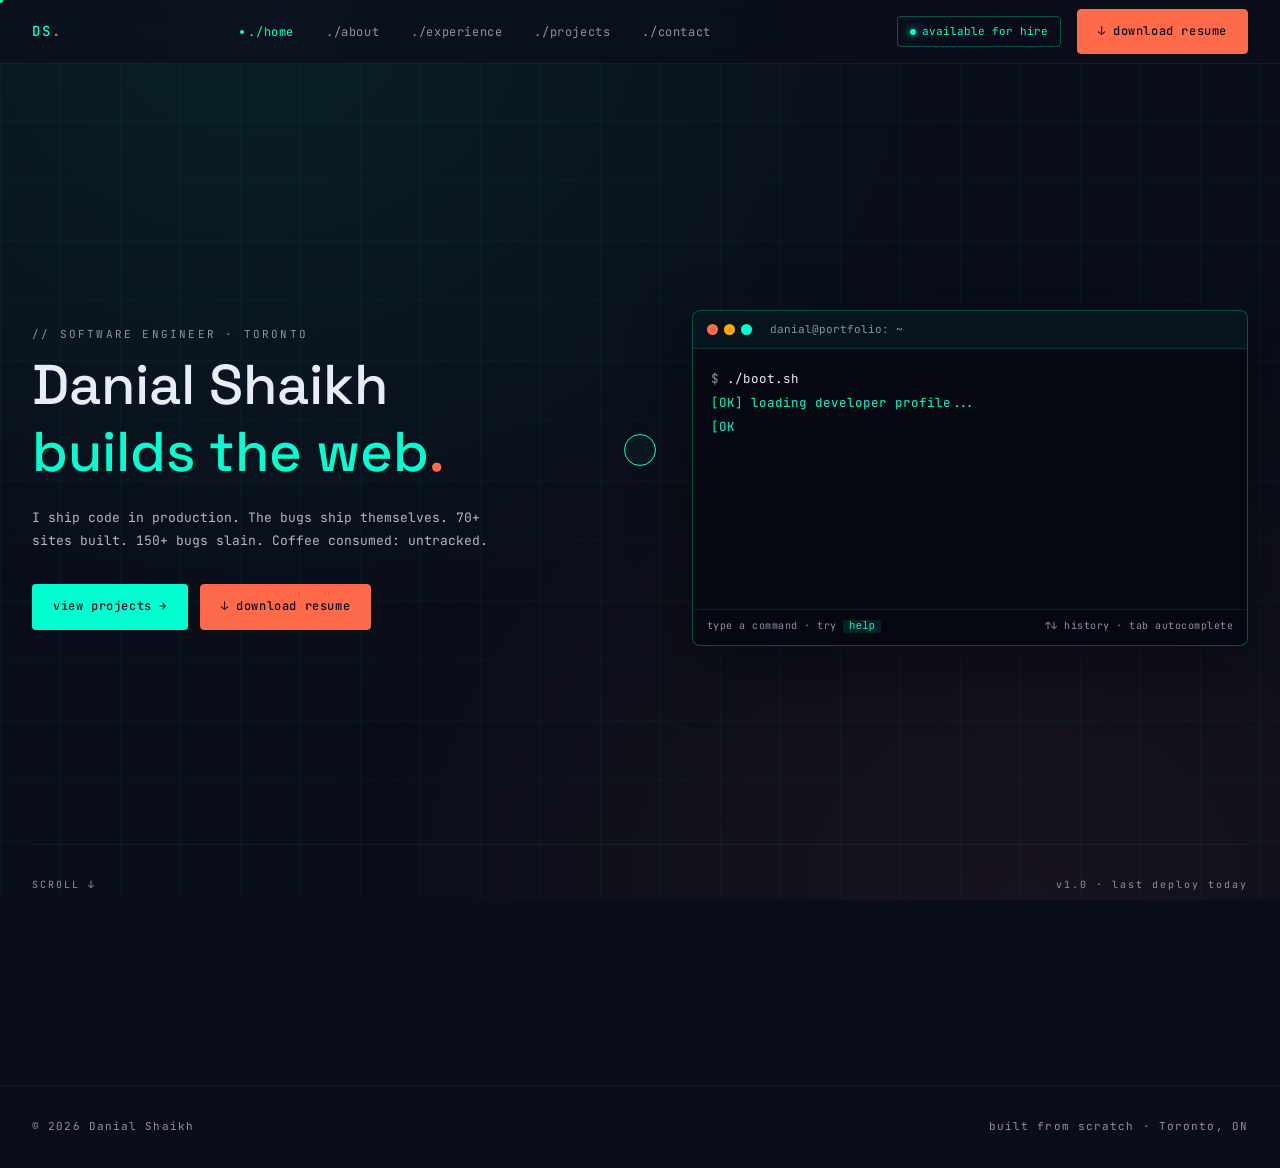
<file: index.html>
<!DOCTYPE html>
<html lang="en">
<head>
  <meta charset="UTF-8" />
  <meta name="viewport" content="width=device-width, initial-scale=1.0" />
  <meta name="description" content="Danial Shaikh — Software Engineer based in Toronto. Full-stack web developer building production WordPress, React, and Node.js systems." />
  <title>Danial Shaikh — Software Engineer</title>

  <!-- Fonts -->
  <link rel="preconnect" href="https://fonts.googleapis.com" />
  <link rel="preconnect" href="https://fonts.gstatic.com" crossorigin />
  <link href="https://fonts.googleapis.com/css2?family=JetBrains+Mono:wght@400;500;600&family=Space+Grotesk:wght@400;500;600&display=swap" rel="stylesheet" />

  <!-- Styles -->
  <!-- Favicon -->
  <link rel="icon" href="favicon.ico" sizes="any" />
  <link rel="icon" type="image/png" sizes="192x192" href="images/favicon-192.png" />
  <link rel="apple-touch-icon" href="images/apple-touch-icon.png" />
  <meta name="theme-color" content="#0a0e1a" />

  <link rel="stylesheet" href="css/main.css" />
</head>
<body>
  <!-- Background layers -->
  <div class="bg-grid"></div>
  <div class="bg-glow"></div>

  <!-- Nav (injected by nav.js) -->
  <div id="nav-slot"></div>

  <!-- ===== HERO ===== -->
  <main class="page">
    <div class="container">
      <div class="hero">
        <div class="hero-grid">
          <!-- LEFT: intro copy -->
          <div class="hero-intro">
            <div class="section-label">// SOFTWARE ENGINEER · TORONTO</div>
            <h1 class="hero-name">Danial Shaikh</h1>
            <h2 class="hero-tagline">builds the web<span class="punctuation">.</span></h2>
            <p class="hero-blurb">
              I ship code in production. The bugs ship themselves.
              70+ sites built. 150+ bugs slain. Coffee consumed: untracked.
            </p>
            <div class="hero-cta">
              <a href="projects.html" class="btn btn-primary">view projects →</a>
              <a href="assets/Danial_Shaikh_Resume.pdf" class="btn btn-coral" download>↓ download resume</a>
            </div>
          </div>

          <!-- RIGHT: terminal (interactive) -->
          <div class="hero-terminal">
            <div class="terminal-chrome">
              <div class="terminal-dot dot-red"></div>
              <div class="terminal-dot dot-amber"></div>
              <div class="terminal-dot dot-cyan"></div>
              <div class="terminal-title">danial@portfolio: ~</div>
            </div>
            <div class="terminal-body" id="terminal-output">
              <!-- populated by terminal.js boot sequence -->
            </div>
            <div class="terminal-hint">
              <span>type a command · try <code>help</code></span>
              <span>↑↓ history · tab autocomplete</span>
            </div>
          </div>
        </div>

        <div class="hero-scroll-hint">
          <span>SCROLL ↓</span>
          <span>v1.0 · last deploy today</span>
        </div>
      </div>
    </div>
  </main>

  <!-- ===== FOOTER ===== -->
  <footer class="footer">
    <div class="footer-inner">
      <span>© 2026 Danial Shaikh</span>
      <span>built from scratch · Toronto, ON</span>
    </div>
  </footer>

  <!-- Scripts -->
  <script src="js/nav.js"></script>
  <script src="js/cursor.js"></script>
  <script src="js/terminal.js"></script>
  <script src="js/animations.js"></script>
</body>
</html>
</file>
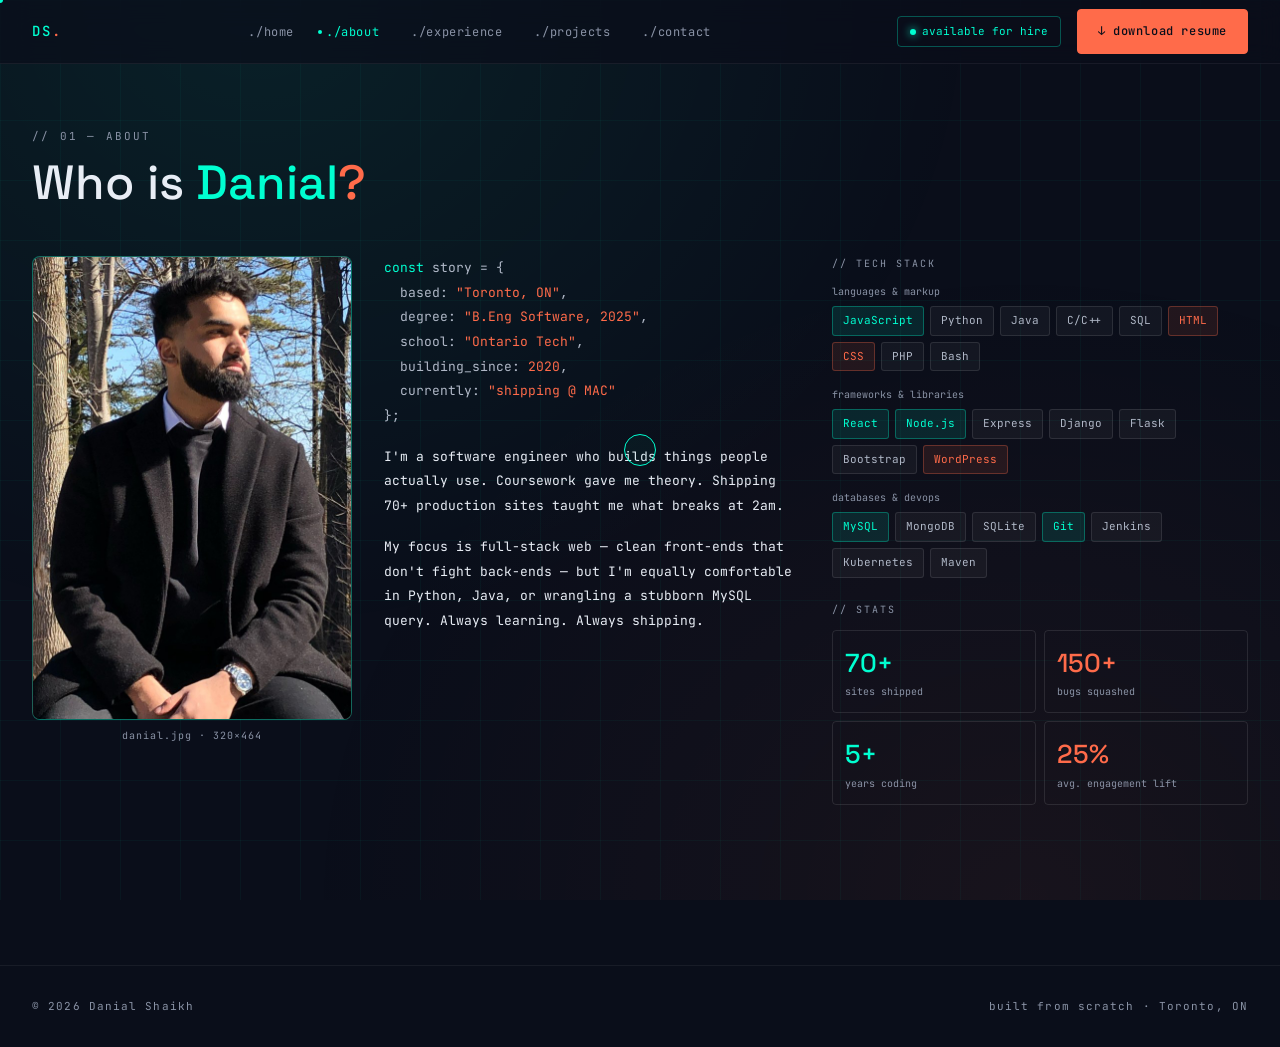
<file: about.html>
<!DOCTYPE html>
<html lang="en">
<head>
  <meta charset="UTF-8" />
  <meta name="viewport" content="width=device-width, initial-scale=1.0" />
  <title>About — Danial Shaikh</title>
  <link rel="preconnect" href="https://fonts.googleapis.com" />
  <link rel="preconnect" href="https://fonts.gstatic.com" crossorigin />
  <link href="https://fonts.googleapis.com/css2?family=JetBrains+Mono:wght@400;500;600&family=Space+Grotesk:wght@400;500;600&display=swap" rel="stylesheet" />
  <!-- Favicon -->
  <link rel="icon" href="favicon.ico" sizes="any" />
  <link rel="icon" type="image/png" sizes="192x192" href="images/favicon-192.png" />
  <link rel="apple-touch-icon" href="images/apple-touch-icon.png" />
  <meta name="theme-color" content="#0a0e1a" />

  <link rel="stylesheet" href="css/main.css" />
</head>
<body>
  <div class="bg-grid"></div>
  <div class="bg-glow"></div>

  <div id="nav-slot"></div>

  <main class="page">
    <div class="container">
      <div class="section-label">// 01 — ABOUT</div>
      <h2 class="section-title">Who is <span class="accent">Danial</span><span class="punctuation">?</span></h2>

      <div class="about-grid">
        <!-- LEFT: photo -->
        <div class="about-photo-wrap">
          <div class="about-photo">
            <img src="images/danial.jpg" alt="Danial Shaikh" />
          </div>
          <div class="about-photo-caption">danial.jpg · 320×464</div>
        </div>

        <!-- MIDDLE: bio -->
        <div class="about-bio">
          <span class="code-line"><span class="keyword">const</span> story = {</span>
          <span class="indent">based: <span class="string">"Toronto, ON"</span>,</span>
          <span class="indent">degree: <span class="string">"B.Eng Software, 2025"</span>,</span>
          <span class="indent">school: <span class="string">"Ontario Tech"</span>,</span>
          <span class="indent">building_since: <span class="string">2020</span>,</span>
          <span class="indent">currently: <span class="string">"shipping @ MAC"</span></span>
          <span class="code-line">};</span>
          <p>
            I'm a software engineer who builds things people actually use. Coursework
            gave me theory. Shipping 70+ production sites taught me what breaks at 2am.
          </p>
          <p>
            My focus is full-stack web — clean front-ends that don't fight back-ends —
            but I'm equally comfortable in Python, Java, or wrangling a stubborn
            MySQL query. Always learning. Always shipping.
          </p>
        </div>

        <!-- RIGHT: tech + stats -->
        <div class="about-meta">
          <div class="meta-label">// TECH STACK</div>

          <div class="tech-cluster">
            <div class="tech-cluster-name">languages & markup</div>
            <div class="tech-tags">
              <div class="tag tag-cyan">JavaScript</div>
              <div class="tag tag-neutral">Python</div>
              <div class="tag tag-neutral">Java</div>
              <div class="tag tag-neutral">C/C++</div>
              <div class="tag tag-neutral">SQL</div>
              <div class="tag tag-coral">HTML</div>
              <div class="tag tag-coral">CSS</div>
              <div class="tag tag-neutral">PHP</div>
              <div class="tag tag-neutral">Bash</div>
            </div>
          </div>

          <div class="tech-cluster">
            <div class="tech-cluster-name">frameworks & libraries</div>
            <div class="tech-tags">
              <div class="tag tag-cyan">React</div>
              <div class="tag tag-cyan">Node.js</div>
              <div class="tag tag-neutral">Express</div>
              <div class="tag tag-neutral">Django</div>
              <div class="tag tag-neutral">Flask</div>
              <div class="tag tag-neutral">Bootstrap</div>
              <div class="tag tag-coral">WordPress</div>
            </div>
          </div>

          <div class="tech-cluster">
            <div class="tech-cluster-name">databases & devops</div>
            <div class="tech-tags">
              <div class="tag tag-cyan">MySQL</div>
              <div class="tag tag-neutral">MongoDB</div>
              <div class="tag tag-neutral">SQLite</div>
              <div class="tag tag-cyan">Git</div>
              <div class="tag tag-neutral">Jenkins</div>
              <div class="tag tag-neutral">Kubernetes</div>
              <div class="tag tag-neutral">Maven</div>
            </div>
          </div>

          <div class="meta-label">// STATS</div>
          <div class="stats-grid">
            <div class="stat-card"><div class="stat-num cyan" data-count="70">70+</div><div class="stat-label">sites shipped</div></div>
            <div class="stat-card"><div class="stat-num coral" data-count="150">150+</div><div class="stat-label">bugs squashed</div></div>
            <div class="stat-card"><div class="stat-num cyan" data-count="5">5+</div><div class="stat-label">years coding</div></div>
            <div class="stat-card"><div class="stat-num coral" data-count="25">25%</div><div class="stat-label">avg. engagement lift</div></div>
          </div>
        </div>
      </div>
    </div>
  </main>

  <footer class="footer">
    <div class="footer-inner">
      <span>© 2026 Danial Shaikh</span>
      <span>built from scratch · Toronto, ON</span>
    </div>
  </footer>

  <script src="js/nav.js"></script>
  <script src="js/cursor.js"></script>
  <script src="js/animations.js"></script>
</body>
</html>
</file>
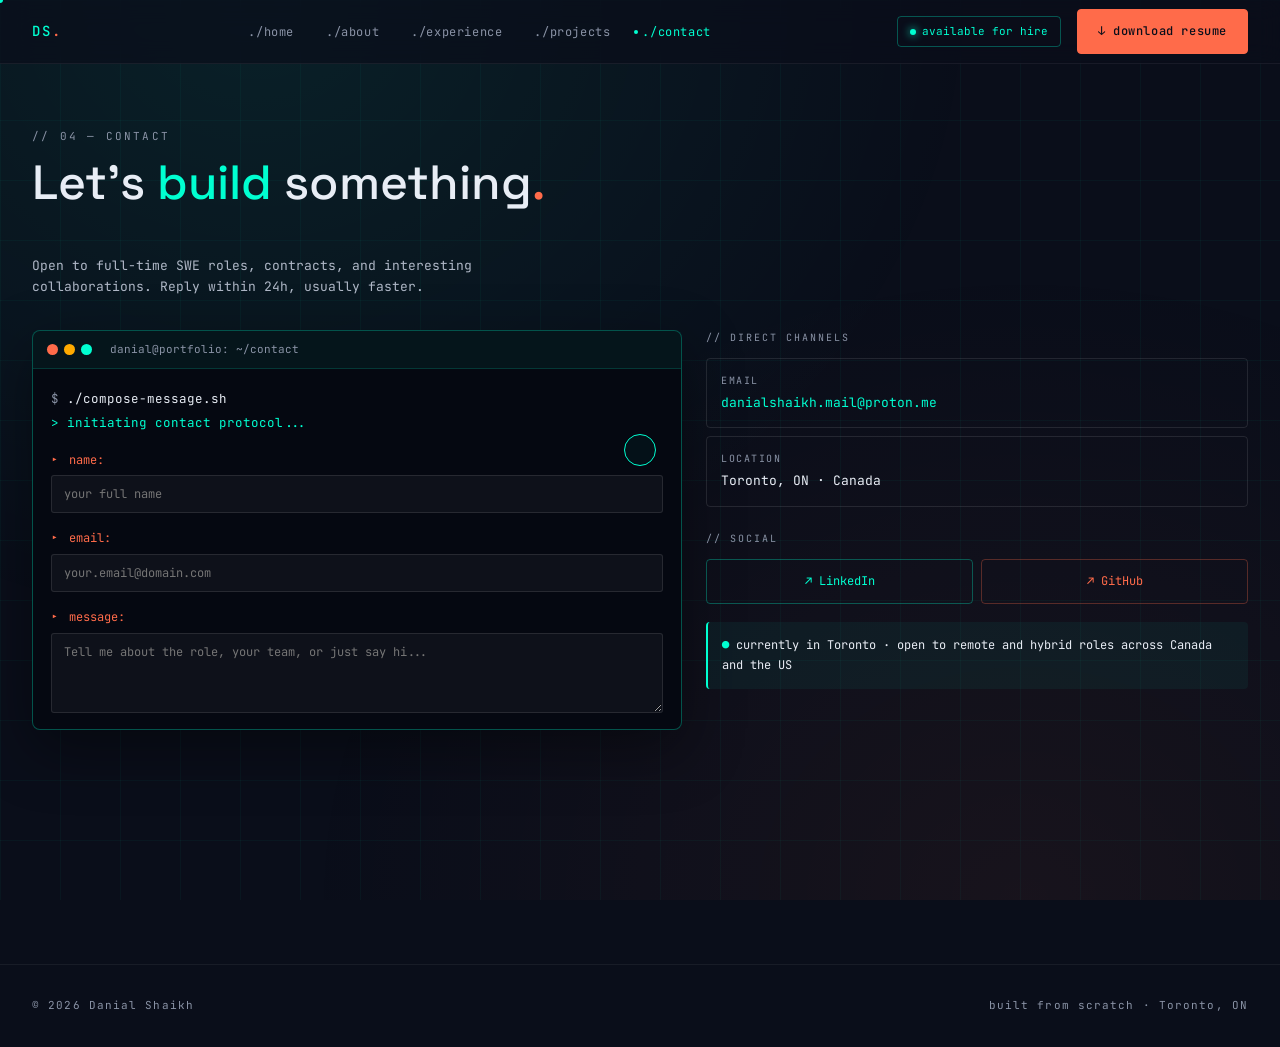
<file: contact.html>
<!DOCTYPE html>
<html lang="en">
<head>
  <meta charset="UTF-8" />
  <meta name="viewport" content="width=device-width, initial-scale=1.0" />
  <title>Contact — Danial Shaikh</title>
  <link rel="preconnect" href="https://fonts.googleapis.com" />
  <link rel="preconnect" href="https://fonts.gstatic.com" crossorigin />
  <link href="https://fonts.googleapis.com/css2?family=JetBrains+Mono:wght@400;500;600&family=Space+Grotesk:wght@400;500;600&display=swap" rel="stylesheet" />
  <!-- Favicon -->
  <link rel="icon" href="favicon.ico" sizes="any" />
  <link rel="icon" type="image/png" sizes="192x192" href="images/favicon-192.png" />
  <link rel="apple-touch-icon" href="images/apple-touch-icon.png" />
  <meta name="theme-color" content="#0a0e1a" />

  <link rel="stylesheet" href="css/main.css" />
</head>
<body>
  <div class="bg-grid"></div>
  <div class="bg-glow"></div>

  <div id="nav-slot"></div>

  <main class="page">
    <div class="container">
      <div class="section-label">// 04 — CONTACT</div>
      <h2 class="section-title">Let's <span class="accent">build</span> something<span class="punctuation">.</span></h2>
      <p class="contact-intro">
        Open to full-time SWE roles, contracts, and interesting collaborations.
        Reply within 24h, usually faster.
      </p>

      <div class="contact-grid">

        <!-- LEFT: Terminal-styled form -->
        <div class="hero-terminal contact-form-terminal">
          <div class="terminal-chrome">
            <div class="terminal-dot dot-red"></div>
            <div class="terminal-dot dot-amber"></div>
            <div class="terminal-dot dot-cyan"></div>
            <div class="terminal-title">danial@portfolio: ~/contact</div>
          </div>
          <div class="terminal-body">
            <div class="terminal-line"><span class="prompt">$</span> <span class="cmd">./compose-message.sh</span></div>
            <div class="terminal-line ok" style="margin-bottom: 14px;">&gt; initiating contact protocol...</div>

            <form class="contact-form" id="contact-form" action="mailto:danialshaikh.mail@proton.me" method="post" enctype="text/plain">
              <div class="form-row">
                <label><span class="form-prefix">▸</span> name:</label>
                <input type="text" name="name" placeholder="your full name" required />
              </div>
              <div class="form-row">
                <label><span class="form-prefix">▸</span> email:</label>
                <input type="email" name="email" placeholder="your.email@domain.com" required />
              </div>
              <div class="form-row">
                <label><span class="form-prefix">▸</span> message:</label>
                <textarea name="message" placeholder="Tell me about the role, your team, or just say hi..." required></textarea>
              </div>
              <button type="submit" class="btn btn-primary">$ send-message →</button>
            </form>
          </div>
        </div>

        <!-- RIGHT: Direct channels -->
        <div class="contact-channels">
          <div class="meta-label" style="margin-top: 0;">// DIRECT CHANNELS</div>

          <a href="mailto:danialshaikh.mail@proton.me" class="channel-card" style="display: block;">
            <div class="channel-label">EMAIL</div>
            <div class="channel-value cyan">danialshaikh.mail@proton.me</div>
          </a>

          <div class="channel-card">
            <div class="channel-label">LOCATION</div>
            <div class="channel-value">Toronto, ON · Canada</div>
          </div>

          <div class="meta-label">// SOCIAL</div>
          <div class="socials-grid">
            <a href="https://www.linkedin.com/in/danialshaikh-softeng" target="_blank" rel="noopener" class="social-btn linkedin">↗ LinkedIn</a>
            <a href="https://github.com/Danial-Shaikh" target="_blank" rel="noopener" class="social-btn github">↗ GitHub</a>
          </div>

          <div class="contact-status">
            <span style="color: var(--accent-cyan);">●</span> currently in Toronto · open to remote and hybrid roles across Canada and the US
          </div>
        </div>

      </div>
    </div>
  </main>

  <footer class="footer">
    <div class="footer-inner">
      <span>© 2026 Danial Shaikh</span>
      <span>built from scratch · Toronto, ON</span>
    </div>
  </footer>

  <script src="js/nav.js"></script>
  <script src="js/cursor.js"></script>
  <script src="js/animations.js"></script>
</body>
</html>
</file>
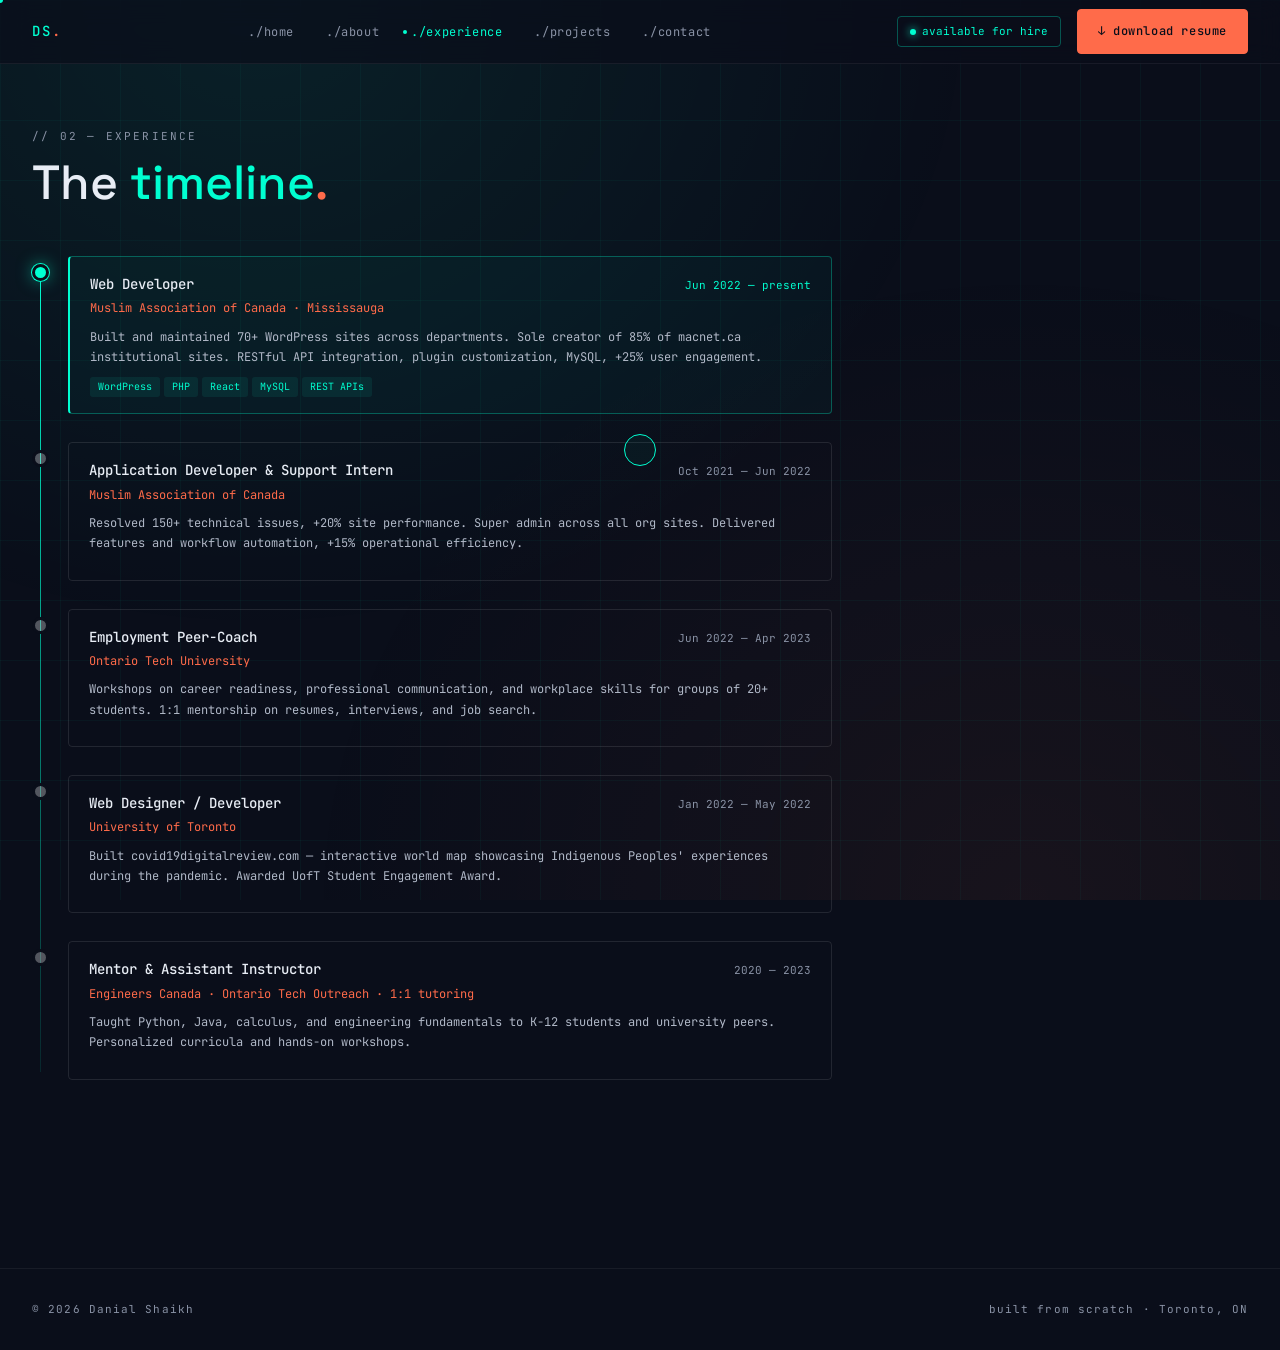
<file: experience.html>
<!DOCTYPE html>
<html lang="en">
<head>
  <meta charset="UTF-8" />
  <meta name="viewport" content="width=device-width, initial-scale=1.0" />
  <title>Experience — Danial Shaikh</title>
  <link rel="preconnect" href="https://fonts.googleapis.com" />
  <link rel="preconnect" href="https://fonts.gstatic.com" crossorigin />
  <link href="https://fonts.googleapis.com/css2?family=JetBrains+Mono:wght@400;500;600&family=Space+Grotesk:wght@400;500;600&display=swap" rel="stylesheet" />
  <!-- Favicon -->
  <link rel="icon" href="favicon.ico" sizes="any" />
  <link rel="icon" type="image/png" sizes="192x192" href="images/favicon-192.png" />
  <link rel="apple-touch-icon" href="images/apple-touch-icon.png" />
  <meta name="theme-color" content="#0a0e1a" />

  <link rel="stylesheet" href="css/main.css" />
</head>
<body>
  <div class="bg-grid"></div>
  <div class="bg-glow"></div>

  <div id="nav-slot"></div>

  <main class="page">
    <div class="container">
      <div class="section-label">// 02 — EXPERIENCE</div>
      <h2 class="section-title">The <span class="accent">timeline</span><span class="punctuation">.</span></h2>

      <div class="timeline">

        <div class="timeline-item current">
          <div class="timeline-dot"></div>
          <div class="timeline-card">
            <div class="timeline-header">
              <span class="timeline-role">Web Developer</span>
              <span class="timeline-date">Jun 2022 — present</span>
            </div>
            <div class="timeline-org">Muslim Association of Canada · Mississauga</div>
            <p class="timeline-desc">
              Built and maintained 70+ WordPress sites across departments. Sole creator of
              85% of macnet.ca institutional sites. RESTful API integration, plugin
              customization, MySQL, +25% user engagement.
            </p>
            <div class="timeline-tags">
              <span class="timeline-tag">WordPress</span>
              <span class="timeline-tag">PHP</span>
              <span class="timeline-tag">React</span>
              <span class="timeline-tag">MySQL</span>
              <span class="timeline-tag">REST APIs</span>
            </div>
          </div>
        </div>

        <div class="timeline-item">
          <div class="timeline-dot"></div>
          <div class="timeline-card">
            <div class="timeline-header">
              <span class="timeline-role">Application Developer & Support Intern</span>
              <span class="timeline-date">Oct 2021 — Jun 2022</span>
            </div>
            <div class="timeline-org">Muslim Association of Canada</div>
            <p class="timeline-desc">
              Resolved 150+ technical issues, +20% site performance. Super admin across all
              org sites. Delivered features and workflow automation, +15% operational
              efficiency.
            </p>
          </div>
        </div>

        <div class="timeline-item">
          <div class="timeline-dot"></div>
          <div class="timeline-card">
            <div class="timeline-header">
              <span class="timeline-role">Employment Peer-Coach</span>
              <span class="timeline-date">Jun 2022 — Apr 2023</span>
            </div>
            <div class="timeline-org">Ontario Tech University</div>
            <p class="timeline-desc">
              Workshops on career readiness, professional communication, and workplace
              skills for groups of 20+ students. 1:1 mentorship on resumes, interviews,
              and job search.
            </p>
          </div>
        </div>

        <div class="timeline-item">
          <div class="timeline-dot"></div>
          <div class="timeline-card">
            <div class="timeline-header">
              <span class="timeline-role">Web Designer / Developer</span>
              <span class="timeline-date">Jan 2022 — May 2022</span>
            </div>
            <div class="timeline-org">University of Toronto</div>
            <p class="timeline-desc">
              Built covid19digitalreview.com — interactive world map showcasing
              Indigenous Peoples' experiences during the pandemic. Awarded UofT Student
              Engagement Award.
            </p>
          </div>
        </div>

        <div class="timeline-item">
          <div class="timeline-dot"></div>
          <div class="timeline-card">
            <div class="timeline-header">
              <span class="timeline-role">Mentor & Assistant Instructor</span>
              <span class="timeline-date">2020 — 2023</span>
            </div>
            <div class="timeline-org">Engineers Canada · Ontario Tech Outreach · 1:1 tutoring</div>
            <p class="timeline-desc">
              Taught Python, Java, calculus, and engineering fundamentals to K-12
              students and university peers. Personalized curricula and hands-on
              workshops.
            </p>
          </div>
        </div>

      </div>
    </div>
  </main>

  <footer class="footer">
    <div class="footer-inner">
      <span>© 2026 Danial Shaikh</span>
      <span>built from scratch · Toronto, ON</span>
    </div>
  </footer>

  <script src="js/nav.js"></script>
  <script src="js/cursor.js"></script>
  <script src="js/animations.js"></script>
</body>
</html>
</file>
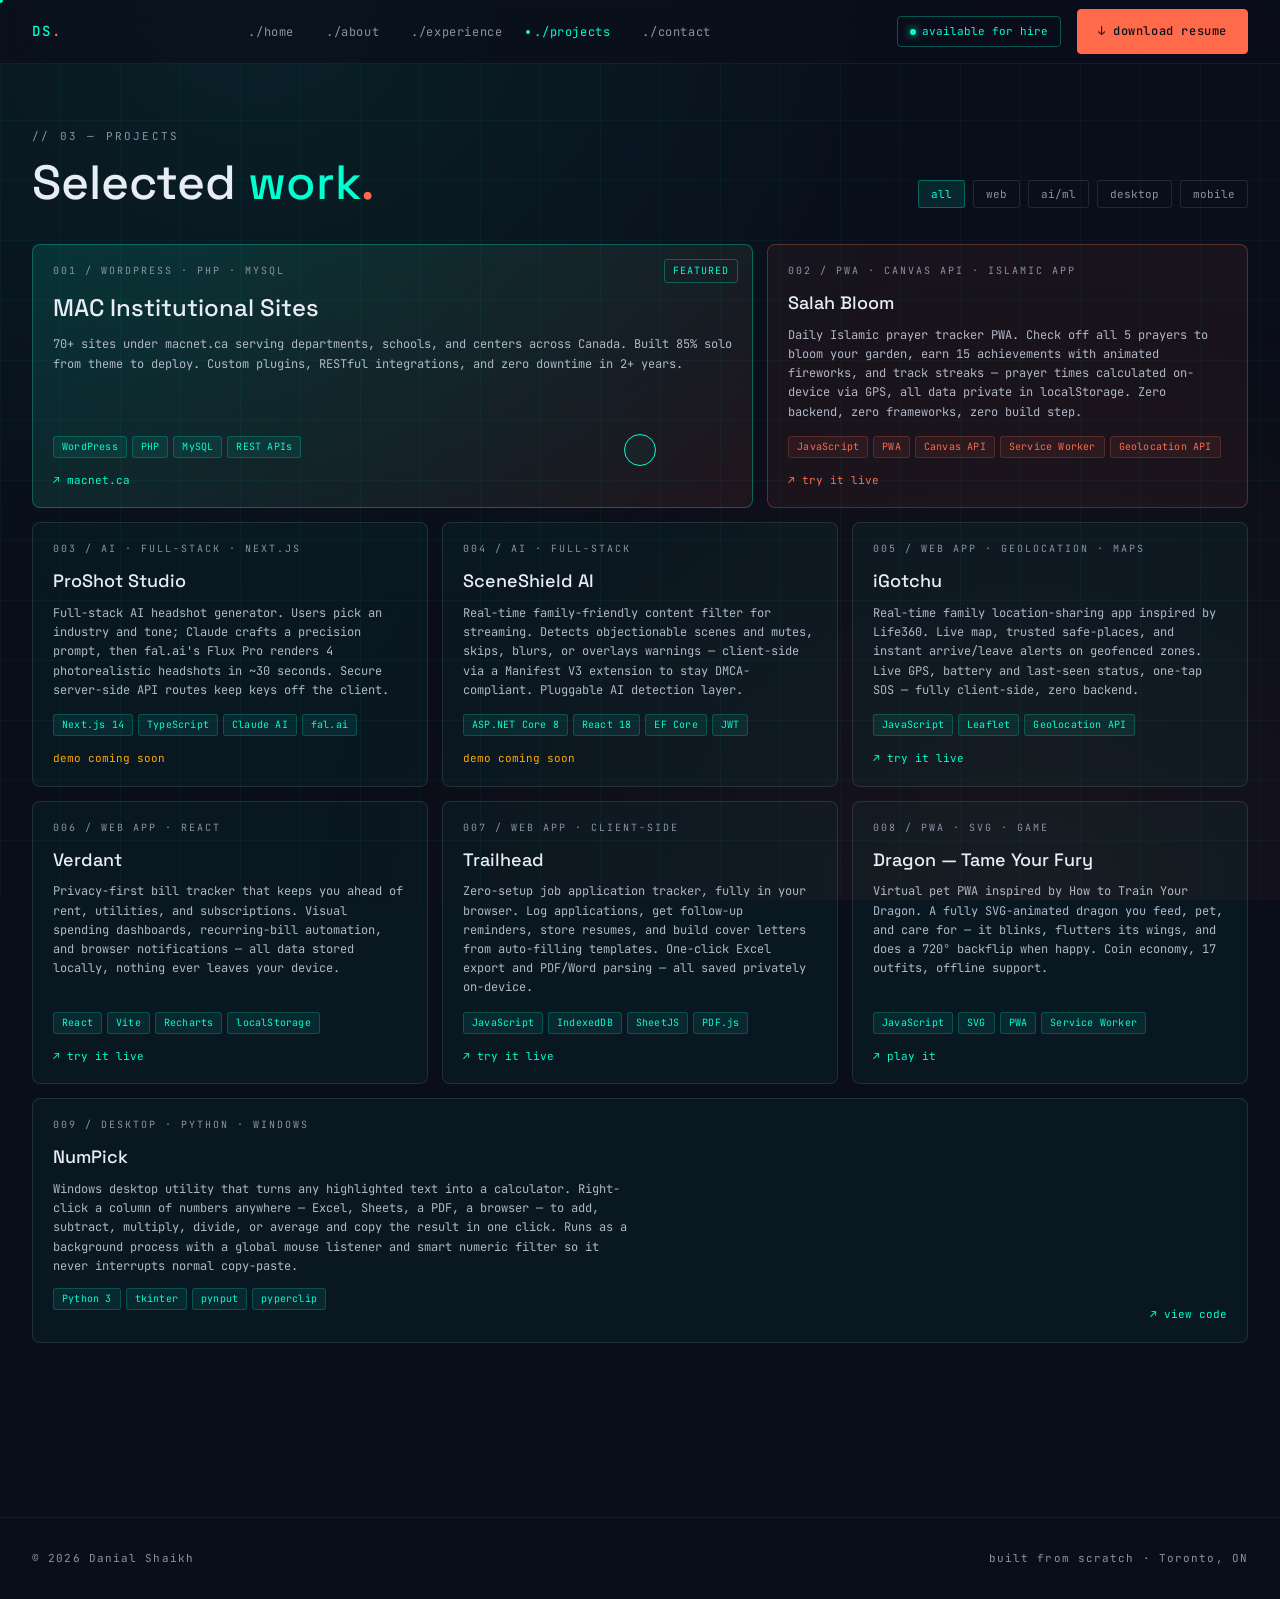
<file: projects.html>
<!DOCTYPE html>
<html lang="en">
<head>
  <meta charset="UTF-8" />
  <meta name="viewport" content="width=device-width, initial-scale=1.0" />
  <title>Projects — Danial Shaikh</title>

  <!-- Favicon -->
  <link rel="icon" href="favicon.ico" sizes="any" />
  <link rel="icon" type="image/png" sizes="192x192" href="images/favicon-192.png" />
  <link rel="apple-touch-icon" href="images/apple-touch-icon.png" />
  <meta name="theme-color" content="#0a0e1a" />

  <link rel="preconnect" href="https://fonts.googleapis.com" />
  <link rel="preconnect" href="https://fonts.gstatic.com" crossorigin />
  <link href="https://fonts.googleapis.com/css2?family=JetBrains+Mono:wght@400;500;600&family=Space+Grotesk:wght@400;500;600&display=swap" rel="stylesheet" />
  <link rel="stylesheet" href="css/main.css" />
</head>
<body>
  <div class="bg-grid"></div>
  <div class="bg-glow"></div>

  <div id="nav-slot"></div>

  <main class="page">
    <div class="container">

      <div class="projects-header">
        <div>
          <div class="section-label">// 03 — PROJECTS</div>
          <h2 class="section-title" style="margin-bottom: 0;">Selected <span class="accent">work</span><span class="punctuation">.</span></h2>
        </div>
        <div class="filter-group">
          <button class="filter-btn active" data-filter="all">all</button>
          <button class="filter-btn" data-filter="web">web</button>
          <button class="filter-btn" data-filter="ai">ai/ml</button>
          <button class="filter-btn" data-filter="desktop">desktop</button>
          <button class="filter-btn" data-filter="mobile">mobile</button>
        </div>
      </div>

      <!-- ── Row 1: Featured + secondary ── -->
      <div class="projects-row row-featured">

        <!-- 001 MAC Sites — featured -->
        <div class="project-card featured" data-category="web">
          <div class="project-badge">FEATURED</div>
          <div class="project-meta">001 / WORDPRESS · PHP · MYSQL</div>
          <div class="project-title">MAC Institutional Sites</div>
          <p class="project-desc">
            70+ sites under macnet.ca serving departments, schools, and centers
            across Canada. Built 85% solo from theme to deploy. Custom plugins, RESTful
            integrations, and zero downtime in 2+ years.
          </p>
          <div class="project-tags">
            <span class="project-tag">WordPress</span>
            <span class="project-tag">PHP</span>
            <span class="project-tag">MySQL</span>
            <span class="project-tag">REST APIs</span>
          </div>
          <div class="project-links">
            <a href="https://www.macnet.ca" target="_blank" rel="noopener">↗ macnet.ca</a>
          </div>
        </div>

        <!-- 002 Salah Bloom — new, live link, gives it the spotlight it deserves -->
        <div class="project-card coral-tinted" data-category="mobile">
          <div class="project-meta">002 / PWA · CANVAS API · ISLAMIC APP</div>
          <div class="project-title">Salah Bloom</div>
          <p class="project-desc">
            Daily Islamic prayer tracker PWA. Check off all 5 prayers to bloom your
            garden, earn 15 achievements with animated fireworks, and track streaks —
            prayer times calculated on-device via GPS, all data private in localStorage.
            Zero backend, zero frameworks, zero build step.
          </p>
          <div class="project-tags">
            <span class="project-tag">JavaScript</span>
            <span class="project-tag">PWA</span>
            <span class="project-tag">Canvas API</span>
            <span class="project-tag">Service Worker</span>
            <span class="project-tag">Geolocation API</span>
          </div>
          <div class="project-links">
            <a href="https://danial-shaikh.github.io/Salah-Bloom/" target="_blank" rel="noopener">↗ try it live</a>
          </div>
        </div>

      </div>

      <!-- ── Row 2: AI/full-stack trio ── -->
      <div class="projects-row row-three">

        <!-- 003 ProShot Studio -->
        <div class="project-card" data-category="ai">
          <div class="project-meta">003 / AI · FULL-STACK · NEXT.JS</div>
          <div class="project-title">ProShot Studio</div>
          <p class="project-desc">
            Full-stack AI headshot generator. Users pick an industry and tone; Claude
            crafts a precision prompt, then fal.ai's Flux Pro renders 4 photorealistic
            headshots in ~30 seconds. Secure server-side API routes keep keys off the
            client.
          </p>
          <div class="project-tags">
            <span class="project-tag">Next.js 14</span>
            <span class="project-tag">TypeScript</span>
            <span class="project-tag">Claude AI</span>
            <span class="project-tag">fal.ai</span>
          </div>
          <div class="project-links">
            <span class="project-soon">demo coming soon</span>
          </div>
        </div>

        <!-- 004 SceneShield AI -->
        <div class="project-card" data-category="ai">
          <div class="project-meta">004 / AI · FULL-STACK</div>
          <div class="project-title">SceneShield AI</div>
          <p class="project-desc">
            Real-time family-friendly content filter for streaming. Detects objectionable
            scenes and mutes, skips, blurs, or overlays warnings — client-side via a
            Manifest V3 extension to stay DMCA-compliant. Pluggable AI detection layer.
          </p>
          <div class="project-tags">
            <span class="project-tag">ASP.NET Core 8</span>
            <span class="project-tag">React 18</span>
            <span class="project-tag">EF Core</span>
            <span class="project-tag">JWT</span>
          </div>
          <div class="project-links">
            <span class="project-soon">demo coming soon</span>
          </div>
        </div>

        <!-- 005 iGotchu -->
        <div class="project-card" data-category="mobile">
          <div class="project-meta">005 / WEB APP · GEOLOCATION · MAPS</div>
          <div class="project-title">iGotchu</div>
          <p class="project-desc">
            Real-time family location-sharing app inspired by Life360. Live map, trusted
            safe-places, and instant arrive/leave alerts on geofenced zones. Live GPS,
            battery and last-seen status, one-tap SOS — fully client-side, zero backend.
          </p>
          <div class="project-tags">
            <span class="project-tag">JavaScript</span>
            <span class="project-tag">Leaflet</span>
            <span class="project-tag">Geolocation API</span>
          </div>
          <div class="project-links">
            <a href="https://danial-shaikh.github.io/igotchu/" target="_blank" rel="noopener">↗ try it live</a>
          </div>
        </div>

      </div>

      <!-- ── Row 3: Web app / PWA trio ── -->
      <div class="projects-row row-three">

        <!-- 006 Verdant -->
        <div class="project-card" data-category="web">
          <div class="project-meta">006 / WEB APP · REACT</div>
          <div class="project-title">Verdant</div>
          <p class="project-desc">
            Privacy-first bill tracker that keeps you ahead of rent, utilities, and
            subscriptions. Visual spending dashboards, recurring-bill automation, and
            browser notifications — all data stored locally, nothing ever leaves your
            device.
          </p>
          <div class="project-tags">
            <span class="project-tag">React</span>
            <span class="project-tag">Vite</span>
            <span class="project-tag">Recharts</span>
            <span class="project-tag">localStorage</span>
          </div>
          <div class="project-links">
            <a href="https://danial-shaikh.github.io/verdant/" target="_blank" rel="noopener">↗ try it live</a>
          </div>
        </div>

        <!-- 007 Trailhead -->
        <div class="project-card" data-category="web">
          <div class="project-meta">007 / WEB APP · CLIENT-SIDE</div>
          <div class="project-title">Trailhead</div>
          <p class="project-desc">
            Zero-setup job application tracker, fully in your browser. Log applications,
            get follow-up reminders, store resumes, and build cover letters from
            auto-filling templates. One-click Excel export and PDF/Word parsing — all
            saved privately on-device.
          </p>
          <div class="project-tags">
            <span class="project-tag">JavaScript</span>
            <span class="project-tag">IndexedDB</span>
            <span class="project-tag">SheetJS</span>
            <span class="project-tag">PDF.js</span>
          </div>
          <div class="project-links">
            <a href="https://danial-shaikh.github.io/trailhead/" target="_blank" rel="noopener">↗ try it live</a>
          </div>
        </div>

        <!-- 008 Dragon -->
        <div class="project-card" data-category="web">
          <div class="project-meta">008 / PWA · SVG · GAME</div>
          <div class="project-title">Dragon — Tame Your Fury</div>
          <p class="project-desc">
            Virtual pet PWA inspired by How to Train Your Dragon. A fully SVG-animated
            dragon you feed, pet, and care for — it blinks, flutters its wings, and does
            a 720° backflip when happy. Coin economy, 17 outfits, offline support.
          </p>
          <div class="project-tags">
            <span class="project-tag">JavaScript</span>
            <span class="project-tag">SVG</span>
            <span class="project-tag">PWA</span>
            <span class="project-tag">Service Worker</span>
          </div>
          <div class="project-links">
            <a href="https://danial-shaikh.github.io/dragon-game/" target="_blank" rel="noopener">↗ play it</a>
          </div>
        </div>

      </div>

      <!-- ── Row 4: Wide — NumPick standalone ── -->
      <div class="projects-row row-wide">

        <!-- 009 NumPick -->
        <div class="project-card row-wide-card" data-category="desktop">
          <div>
            <div class="project-meta">009 / DESKTOP · PYTHON · WINDOWS</div>
            <div class="project-title">NumPick</div>
            <p class="project-desc" style="margin-bottom: 12px;">
              Windows desktop utility that turns any highlighted text into a calculator.
              Right-click a column of numbers anywhere — Excel, Sheets, a PDF, a browser —
              to add, subtract, multiply, divide, or average and copy the result in one
              click. Runs as a background process with a global mouse listener and smart
              numeric filter so it never interrupts normal copy-paste.
            </p>
            <div class="project-tags">
              <span class="project-tag">Python 3</span>
              <span class="project-tag">tkinter</span>
              <span class="project-tag">pynput</span>
              <span class="project-tag">pyperclip</span>
            </div>
          </div>
          <div class="project-links" style="justify-content: flex-end; align-items: flex-end;">
            <a href="https://github.com/Danial-Shaikh/NumPick" target="_blank" rel="noopener">↗ view code</a>
          </div>
        </div>

      </div>

    </div>
  </main>

  <footer class="footer">
    <div class="footer-inner">
      <span>© 2026 Danial Shaikh</span>
      <span>built from scratch · Toronto, ON</span>
    </div>
  </footer>

  <script src="js/nav.js"></script>
  <script src="js/cursor.js"></script>
  <script src="js/animations.js"></script>
  <script src="js/projects.js"></script>
</body>
</html>
</file>
<file: css/main.css>
/* ============================================
   DANIAL SHAIKH — PORTFOLIO STYLES
   Stage 1: Foundation
   ============================================ */

/* ---- Design Tokens ---- */
:root {
  /* Colors */
  --bg-primary: #0a0e1a;
  --bg-secondary: #050811;
  --bg-elevated: rgba(255, 255, 255, 0.04);

  --text-primary: #e8edf5;
  --text-secondary: #b0b8c7;
  --text-muted: #8a93a6;

  --accent-cyan: #00ffd1;
  --accent-coral: #ff6b4a;
  --accent-amber: #ffaa00;

  --border-faint: rgba(255, 255, 255, 0.06);
  --border-subtle: rgba(255, 255, 255, 0.1);
  --border-medium: rgba(255, 255, 255, 0.2);
  --border-cyan: rgba(0, 255, 209, 0.3);
  --border-coral: rgba(255, 107, 74, 0.3);

  /* Typography */
  --font-mono: 'JetBrains Mono', 'Menlo', 'Monaco', 'Consolas', monospace;
  --font-display: 'Space Grotesk', -apple-system, BlinkMacSystemFont, sans-serif;

  /* Layout */
  --max-width: 1280px;
  --nav-height: 64px;

  /* Motion */
  --ease-out: cubic-bezier(0.16, 1, 0.3, 1);
  --ease-in-out: cubic-bezier(0.65, 0, 0.35, 1);
  --duration-fast: 200ms;
  --duration-medium: 400ms;
  --duration-slow: 800ms;
}

/* ---- Reset ---- */
*, *::before, *::after {
  box-sizing: border-box;
  margin: 0;
  padding: 0;
}

html {
  scroll-behavior: smooth;
  -webkit-text-size-adjust: 100%;
}

body {
  background: var(--bg-primary);
  color: var(--text-primary);
  font-family: var(--font-mono);
  font-size: 14px;
  line-height: 1.6;
  -webkit-font-smoothing: antialiased;
  -moz-osx-font-smoothing: grayscale;
  min-height: 100vh;
  overflow-x: hidden;
}

a {
  color: inherit;
  text-decoration: none;
  transition: color var(--duration-fast) var(--ease-out);
}

a:hover {
  color: var(--accent-cyan);
}

img, svg {
  max-width: 100%;
  display: block;
}

button {
  font-family: inherit;
  cursor: pointer;
  background: none;
  border: none;
  color: inherit;
}

input, textarea {
  font-family: inherit;
  background: none;
  border: none;
  color: inherit;
  outline: none;
}

::selection {
  background: var(--accent-cyan);
  color: var(--bg-primary);
}

/* ---- Background grid (parallax target in Stage 2) ---- */
.bg-grid {
  position: fixed;
  inset: 0;
  background-image:
    linear-gradient(rgba(0, 255, 209, 0.04) 1px, transparent 1px),
    linear-gradient(90deg, rgba(0, 255, 209, 0.04) 1px, transparent 1px);
  background-size: 60px 60px;
  pointer-events: none;
  z-index: 0;
}

.bg-glow {
  position: fixed;
  inset: 0;
  background:
    radial-gradient(ellipse at 20% 0%, rgba(0, 255, 209, 0.08), transparent 50%),
    radial-gradient(ellipse at 80% 100%, rgba(255, 107, 74, 0.06), transparent 50%);
  pointer-events: none;
  z-index: 0;
}

/* ---- Navigation ---- */
.nav {
  position: fixed;
  top: 0;
  left: 0;
  right: 0;
  height: var(--nav-height);
  background: rgba(10, 14, 26, 0.7);
  backdrop-filter: blur(12px);
  -webkit-backdrop-filter: blur(12px);
  border-bottom: 0.5px solid var(--border-faint);
  z-index: 100;
  display: flex;
  align-items: center;
}

.nav-inner {
  width: 100%;
  max-width: var(--max-width);
  margin: 0 auto;
  padding: 0 32px;
  display: flex;
  align-items: center;
  justify-content: space-between;
}

.nav-logo {
  font-size: 14px;
  letter-spacing: 0.15em;
  color: var(--accent-cyan);
  font-weight: 500;
}

.nav-logo .dot {
  color: var(--accent-coral);
}

.nav-links {
  display: flex;
  gap: 32px;
  list-style: none;
}

.nav-links a {
  font-size: 12px;
  color: var(--text-muted);
  letter-spacing: 0.05em;
  position: relative;
}

.nav-links a:hover,
.nav-links a.active {
  color: var(--accent-cyan);
}

.nav-links a.active::before {
  content: '';
  position: absolute;
  left: -8px;
  top: 50%;
  transform: translateY(-50%);
  width: 4px;
  height: 4px;
  border-radius: 50%;
  background: var(--accent-cyan);
}

.nav-status {
  font-size: 11px;
  color: var(--accent-cyan);
  border: 0.5px solid var(--border-cyan);
  padding: 6px 12px;
  border-radius: 4px;
  display: flex;
  align-items: center;
  gap: 6px;
}

.nav-status::before {
  content: '';
  width: 6px;
  height: 6px;
  border-radius: 50%;
  background: var(--accent-cyan);
  box-shadow: 0 0 8px var(--accent-cyan);
  animation: pulse 2s ease-in-out infinite;
}

@keyframes pulse {
  0%, 100% { opacity: 1; }
  50% { opacity: 0.4; }
}

/* ---- Layout primitives ---- */
.container {
  max-width: var(--max-width);
  margin: 0 auto;
  padding: 0 32px;
  position: relative;
  z-index: 1;
}

.page {
  padding-top: calc(var(--nav-height) + 64px);
  padding-bottom: 96px;
  min-height: 100vh;
  position: relative;
}

.section-label {
  font-size: 11px;
  color: var(--text-muted);
  letter-spacing: 0.2em;
  margin-bottom: 12px;
}

.section-title {
  font-family: var(--font-display);
  font-size: clamp(32px, 5vw, 48px);
  line-height: 1.05;
  font-weight: 500;
  margin-bottom: 48px;
  color: var(--text-primary);
}

.section-title .accent { color: var(--accent-cyan); }
.section-title .punctuation { color: var(--accent-coral); }

/* ---- Buttons ---- */
.btn {
  display: inline-flex;
  align-items: center;
  gap: 8px;
  padding: 12px 20px;
  border-radius: 4px;
  font-size: 12px;
  font-family: var(--font-mono);
  font-weight: 500;
  letter-spacing: 0.05em;
  transition: all var(--duration-fast) var(--ease-out);
  border: 0.5px solid transparent;
}

.btn-primary {
  background: var(--accent-cyan);
  color: var(--bg-primary);
}

.btn-primary:hover {
  background: var(--text-primary);
  color: var(--bg-primary);
  transform: translateY(-2px);
}

.btn-ghost {
  border-color: var(--border-medium);
  color: var(--text-primary);
}

.btn-ghost:hover {
  border-color: var(--accent-cyan);
  color: var(--accent-cyan);
  transform: translateY(-2px);
}

/* ---- Footer ---- */
.footer {
  border-top: 0.5px solid var(--border-faint);
  padding: 32px 0;
  margin-top: 64px;
  position: relative;
  z-index: 1;
}

.footer-inner {
  max-width: var(--max-width);
  margin: 0 auto;
  padding: 0 32px;
  display: flex;
  justify-content: space-between;
  font-size: 11px;
  color: var(--text-muted);
  letter-spacing: 0.1em;
}

/* ---- Responsive ---- */
@media (max-width: 768px) {
  .nav-inner { padding: 0 20px; }
  .nav-links { gap: 16px; }
  .nav-links a { font-size: 11px; }
  .nav-status { display: none; }
  .container { padding: 0 20px; }
  .page { padding-top: calc(var(--nav-height) + 32px); }
}

@media (max-width: 540px) {
  .nav-links { gap: 10px; }
  .nav-links a span.path-prefix { display: none; }
}

/* ============================================
   PAGE-SPECIFIC STYLES
   ============================================ */

/* ---- HERO ---- */
.hero { padding-top: 32px; }

.hero-grid {
  display: grid;
  grid-template-columns: 1.1fr 1fr;
  gap: 48px;
  align-items: center;
  min-height: calc(100vh - var(--nav-height) - 200px);
}

.hero-intro { max-width: 480px; }

.hero-name {
  font-family: var(--font-display);
  font-size: clamp(40px, 6vw, 56px);
  line-height: 1.05;
  font-weight: 500;
  margin-bottom: 8px;
}

.hero-tagline {
  font-family: var(--font-display);
  font-size: clamp(40px, 6vw, 56px);
  line-height: 1.05;
  font-weight: 500;
  color: var(--accent-cyan);
  margin-bottom: 24px;
}

.hero-tagline .punctuation { color: var(--accent-coral); }

.hero-blurb {
  font-size: 13px;
  line-height: 1.8;
  color: var(--text-secondary);
  margin-bottom: 32px;
}

.hero-cta {
  display: flex;
  gap: 12px;
  flex-wrap: wrap;
}

.hero-scroll-hint {
  display: flex;
  justify-content: space-between;
  font-size: 10px;
  color: var(--text-muted);
  letter-spacing: 0.2em;
  padding: 32px 0;
  border-top: 0.5px solid var(--border-faint);
  margin-top: 48px;
}

/* ---- TERMINAL ---- */
.hero-terminal {
  background: var(--bg-secondary);
  border: 0.5px solid var(--border-cyan);
  border-radius: 8px;
  overflow: hidden;
  box-shadow: 0 20px 60px rgba(0, 0, 0, 0.4);
}

.terminal-chrome {
  background: rgba(0, 255, 209, 0.05);
  padding: 10px 14px;
  display: flex;
  gap: 6px;
  align-items: center;
  border-bottom: 0.5px solid rgba(0, 255, 209, 0.15);
}

.terminal-dot {
  width: 11px;
  height: 11px;
  border-radius: 50%;
}

.dot-red { background: var(--accent-coral); }
.dot-amber { background: var(--accent-amber); }
.dot-cyan { background: var(--accent-cyan); }

.terminal-title {
  font-size: 11px;
  color: var(--text-muted);
  margin-left: 12px;
}

.terminal-body {
  padding: 18px;
  font-size: 12.5px;
  line-height: 1.9;
  min-height: 260px;
  font-family: var(--font-mono);
}

.terminal-line .prompt { color: var(--text-muted); }
.terminal-line .cmd { color: var(--text-primary); }

.terminal-line.ok { color: var(--accent-cyan); }
.terminal-line.welcome { color: var(--accent-coral); margin: 8px 0; }

.terminal-help {
  color: var(--text-secondary);
  padding-left: 14px;
  margin-bottom: 4px;
}

.caret {
  display: inline-block;
  width: 8px;
  height: 14px;
  background: var(--accent-cyan);
  vertical-align: text-bottom;
  margin-left: 4px;
  animation: blink 1s step-end infinite;
}

@keyframes blink {
  0%, 50% { opacity: 1; }
  51%, 100% { opacity: 0; }
}

/* ---- ABOUT PAGE ---- */
.about-grid {
  display: grid;
  grid-template-columns: 320px 1fr 1fr;
  gap: 32px;
  align-items: start;
}

.about-photo-wrap {
  position: sticky;
  top: calc(var(--nav-height) + 32px);
}

.about-photo {
  width: 320px;
  height: 464px;
  background: linear-gradient(135deg, rgba(0,255,209,0.15), rgba(255,107,74,0.15));
  border: 0.5px solid var(--border-cyan);
  border-radius: 8px;
  display: flex;
  align-items: center;
  justify-content: center;
  color: var(--text-muted);
  font-size: 11px;
  position: relative;
  overflow: hidden;
}

.about-photo img {
  width: 100%;
  height: 100%;
  object-fit: cover;
}

.about-photo-placeholder {
  position: absolute;
  inset: 8px;
  border: 0.5px dashed var(--border-cyan);
  border-radius: 6px;
  display: flex;
  align-items: center;
  justify-content: center;
}

.about-photo-caption {
  font-size: 10px;
  color: var(--text-muted);
  margin-top: 8px;
  text-align: center;
  letter-spacing: 0.1em;
}

.about-bio {
  font-size: 13px;
  line-height: 1.9;
  color: var(--text-secondary);
}

.about-bio .code-line { display: block; }
.about-bio .indent { padding-left: 16px; display: block; }
.about-bio .keyword { color: var(--accent-cyan); }
.about-bio .string { color: var(--accent-coral); }
.about-bio p { color: var(--text-primary); margin-top: 16px; }

.about-meta { }

.meta-label {
  font-size: 10px;
  color: var(--text-muted);
  letter-spacing: 0.2em;
  margin: 24px 0 12px;
}
.meta-label:first-child { margin-top: 0; }

.tech-cluster {
  margin-bottom: 16px;
}

.tech-cluster-name {
  font-size: 10px;
  color: var(--text-muted);
  margin-bottom: 6px;
}

.tech-tags {
  display: flex;
  flex-wrap: wrap;
  gap: 6px;
}

.tag {
  padding: 5px 10px;
  border-radius: 3px;
  font-size: 11px;
  border: 0.5px solid;
  transition: all var(--duration-fast) var(--ease-out);
}

.tag-cyan {
  background: rgba(0, 255, 209, 0.1);
  color: var(--accent-cyan);
  border-color: var(--border-cyan);
}

.tag-coral {
  background: rgba(255, 107, 74, 0.1);
  color: var(--accent-coral);
  border-color: var(--border-coral);
}

.tag-neutral {
  background: var(--bg-elevated);
  color: var(--text-secondary);
  border-color: var(--border-subtle);
}

.tag:hover { transform: translateY(-2px); }

.stats-grid {
  display: grid;
  grid-template-columns: 1fr 1fr;
  gap: 8px;
}

.stat-card {
  border: 0.5px solid var(--border-subtle);
  padding: 12px;
  border-radius: 4px;
}

.stat-num {
  font-size: 26px;
  font-family: var(--font-display);
  font-weight: 500;
}

.stat-num.cyan { color: var(--accent-cyan); }
.stat-num.coral { color: var(--accent-coral); }

.stat-label {
  font-size: 10px;
  color: var(--text-muted);
}

/* ---- EXPERIENCE PAGE ---- */
.timeline {
  position: relative;
  padding-left: 36px;
  max-width: 800px;
}

.timeline::before {
  content: '';
  position: absolute;
  left: 8px;
  top: 8px;
  bottom: 8px;
  width: 1px;
  background: linear-gradient(180deg, var(--accent-cyan), rgba(0, 255, 209, 0.1));
}

.timeline-item {
  position: relative;
  margin-bottom: 28px;
}

.timeline-dot {
  position: absolute;
  left: -36px;
  top: 8px;
  width: 17px;
  height: 17px;
  border-radius: 50%;
  background: rgba(255, 255, 255, 0.3);
  border: 3px solid var(--bg-primary);
}

.timeline-item.current .timeline-dot {
  background: var(--accent-cyan);
  box-shadow: 0 0 0 1px var(--accent-cyan), 0 0 16px rgba(0, 255, 209, 0.5);
}

.timeline-card {
  border: 0.5px solid var(--border-subtle);
  border-radius: 4px;
  padding: 16px 20px;
  transition: all var(--duration-fast) var(--ease-out);
}

.timeline-item.current .timeline-card {
  border: 0.5px solid var(--border-cyan);
  border-left: 2px solid var(--accent-cyan);
  background: rgba(0, 255, 209, 0.03);
}

.timeline-card:hover {
  border-color: var(--border-cyan);
  transform: translateX(4px);
}

.timeline-header {
  display: flex;
  justify-content: space-between;
  align-items: baseline;
  flex-wrap: wrap;
  gap: 8px;
  margin-bottom: 4px;
}

.timeline-role {
  font-size: 14px;
  color: var(--text-primary);
  font-weight: 500;
}

.timeline-date {
  font-size: 11px;
  color: var(--text-muted);
}

.timeline-item.current .timeline-date { color: var(--accent-cyan); }

.timeline-org {
  font-size: 12px;
  color: var(--accent-coral);
  margin-bottom: 8px;
}

.timeline-desc {
  font-size: 12px;
  color: var(--text-secondary);
  line-height: 1.7;
  margin-bottom: 10px;
}

.timeline-tags {
  display: flex;
  gap: 4px;
  flex-wrap: wrap;
}

.timeline-tag {
  font-size: 10px;
  padding: 2px 8px;
  background: rgba(0, 255, 209, 0.08);
  color: var(--accent-cyan);
  border-radius: 3px;
}

/* ---- PROJECTS PAGE ---- */
.projects-header {
  display: flex;
  justify-content: space-between;
  align-items: end;
  margin-bottom: 36px;
  flex-wrap: wrap;
  gap: 16px;
}

.filter-group {
  display: flex;
  gap: 8px;
}

.filter-btn {
  font-size: 11px;
  padding: 6px 12px;
  color: var(--text-muted);
  border-radius: 3px;
  border: 0.5px solid var(--border-subtle);
  transition: all var(--duration-fast) var(--ease-out);
}

.filter-btn.active {
  background: rgba(0, 255, 209, 0.1);
  color: var(--accent-cyan);
  border-color: var(--border-cyan);
}

.filter-btn:hover { color: var(--accent-cyan); }

.projects-row {
  display: grid;
  gap: 14px;
  margin-bottom: 14px;
}

.row-featured { grid-template-columns: 1.5fr 1fr; }
.row-three { grid-template-columns: 1fr 1fr 1fr; }
.row-wide { grid-template-columns: 1fr; }

.project-card {
  background: rgba(0, 255, 209, 0.04);
  border: 0.5px solid var(--border-subtle);
  border-radius: 8px;
  padding: 18px 20px;
  position: relative;
  transition: all var(--duration-medium) var(--ease-out);
  display: flex;
  flex-direction: column;
}

.project-card:hover {
  border-color: var(--border-cyan);
  transform: translateY(-4px);
}

.project-card.featured {
  background: linear-gradient(135deg, rgba(0,255,209,0.12), rgba(255,107,74,0.08));
  border-color: var(--border-cyan);
  min-height: 220px;
}

.project-card.coral-tinted {
  background: rgba(255, 107, 74, 0.06);
  border-color: var(--border-coral);
}

.project-badge {
  position: absolute;
  top: 14px;
  right: 14px;
  font-size: 10px;
  color: var(--accent-cyan);
  border: 0.5px solid var(--border-cyan);
  padding: 3px 8px;
  border-radius: 3px;
  letter-spacing: 0.1em;
}

.project-meta {
  font-size: 10px;
  color: var(--text-muted);
  letter-spacing: 0.2em;
  margin-bottom: 10px;
}

.project-title {
  font-family: var(--font-display);
  color: var(--text-primary);
  margin-bottom: 8px;
  font-weight: 500;
}

.project-card .project-title { font-size: 18px; }
.project-card.featured .project-title { font-size: 24px; }

.project-desc {
  font-size: 12px;
  color: var(--text-secondary);
  line-height: 1.6;
  margin-bottom: 14px;
  flex: 1;
}

.project-links {
  display: flex;
  gap: 12px;
  font-size: 11px;
}

.project-links a { color: var(--accent-cyan); }
.project-card.coral-tinted .project-links a { color: var(--accent-coral); }

.project-card.row-wide-card {
  display: grid;
  grid-template-columns: 1fr 1fr;
  gap: 24px;
  align-items: center;
  min-height: 110px;
}

/* ---- CONTACT PAGE ---- */
.contact-intro {
  max-width: 520px;
  margin-bottom: 32px;
  font-size: 13px;
  color: var(--text-secondary);
}

.contact-grid {
  display: grid;
  grid-template-columns: 1.2fr 1fr;
  gap: 24px;
}

.contact-form-terminal { /* same styling as hero terminal */ }

.contact-form .form-row { margin-bottom: 14px; }

.contact-form label {
  display: block;
  color: var(--accent-coral);
  font-size: 12px;
  margin-bottom: 4px;
}

.contact-form .form-prefix { margin-right: 4px; }

.contact-form input,
.contact-form textarea {
  width: 100%;
  background: rgba(255, 255, 255, 0.04);
  border: 0.5px solid var(--border-subtle);
  border-radius: 3px;
  padding: 10px 12px;
  color: var(--text-primary);
  font-size: 12px;
  transition: border-color var(--duration-fast) var(--ease-out);
}

.contact-form input:focus,
.contact-form textarea:focus {
  border-color: var(--accent-cyan);
}

.contact-form textarea { min-height: 80px; resize: vertical; }

.contact-channels { }

.channel-card {
  border: 0.5px solid var(--border-subtle);
  border-radius: 4px;
  padding: 14px;
  margin-bottom: 8px;
}

.channel-label {
  font-size: 10px;
  color: var(--text-muted);
  letter-spacing: 0.15em;
  margin-bottom: 4px;
}

.channel-value {
  font-size: 13px;
  color: var(--text-primary);
}

.channel-value.cyan { color: var(--accent-cyan); }

.socials-grid {
  display: grid;
  grid-template-columns: 1fr 1fr;
  gap: 8px;
}

.social-btn {
  border-radius: 4px;
  padding: 12px;
  font-size: 12px;
  text-align: center;
  transition: all var(--duration-fast) var(--ease-out);
  border: 0.5px solid;
  display: block;
}

.social-btn.linkedin {
  border-color: var(--border-cyan);
  color: var(--accent-cyan);
}
.social-btn.github {
  border-color: var(--border-coral);
  color: var(--accent-coral);
}

.social-btn:hover { transform: translateY(-2px); }

.contact-status {
  margin-top: 18px;
  padding: 14px;
  background: rgba(0, 255, 209, 0.05);
  border-radius: 4px;
  border-left: 2px solid var(--accent-cyan);
  font-size: 12px;
  color: var(--text-primary);
  line-height: 1.6;
}

/* ---- Responsive overrides ---- */
@media (max-width: 1100px) {
  .about-grid { grid-template-columns: 280px 1fr; }
  .about-grid .about-meta { grid-column: 1 / -1; }
  .about-photo { width: 280px; height: 406px; }
  .about-photo-wrap { position: static; }
}

@media (max-width: 960px) {
  .hero-grid { grid-template-columns: 1fr; gap: 32px; }
  .about-grid { grid-template-columns: 1fr; }
  .about-photo { width: 100%; max-width: 320px; height: auto; aspect-ratio: 2142 / 3105; }
  .row-featured { grid-template-columns: 1fr; }
  .row-three { grid-template-columns: 1fr 1fr; }
  .contact-grid { grid-template-columns: 1fr; }
  .project-card.row-wide-card { grid-template-columns: 1fr; gap: 12px; }
}

@media (max-width: 540px) {
  .row-three { grid-template-columns: 1fr; }
  .stats-grid { grid-template-columns: 1fr 1fr; }
  .timeline { padding-left: 28px; }
  .timeline-dot { left: -28px; }
}

/* ---- Resume link (nav + button overrides) ---- */
.nav-resume {
  color: var(--accent-coral);
  border: 0.5px solid var(--border-coral);
  padding: 5px 10px;
  border-radius: 4px;
  display: inline-flex;
  align-items: center;
  gap: 4px;
  font-size: 12px;
  letter-spacing: 0.05em;
  transition: all var(--duration-fast) var(--ease-out);
}

.nav-resume:hover {
  background: rgba(255, 107, 74, 0.1);
  color: var(--accent-coral);
  transform: translateY(-1px);
}

.nav-resume .resume-icon {
  font-size: 11px;
  opacity: 0.8;
}

/* Coral CTA variant for homepage download button */
.btn-coral {
  background: var(--accent-coral);
  color: var(--bg-primary);
  border: 0.5px solid var(--accent-coral);
}

.btn-coral:hover {
  background: var(--text-primary);
  color: var(--bg-primary);
  transform: translateY(-2px);
}

@media (max-width: 768px) {
    .nav-resume {
        display: none;
    }
}

/* ---- Nav right cluster (status badge + resume) ---- */
.nav-right {
  display: flex;
  align-items: center;
  gap: 16px;
}

@media (max-width: 768px) {
  .nav-right { gap: 8px; }
  .nav-right .nav-status { display: none; }
}

/* ============================================
   STAGE 2 — CUSTOM CURSOR + TERMINAL
   ============================================ */

/* ---- Custom cursor ---- */
@media (hover: hover) {
  body { cursor: none; }
  a, button, input, textarea { cursor: none; }
}

.cursor-dot,
.cursor-ring {
  position: fixed;
  top: 0;
  left: 0;
  pointer-events: none;
  z-index: 9999;
  border-radius: 50%;
  margin-left: 0;
  margin-top: 0;
  transition: opacity 200ms ease, width 250ms var(--ease-out), height 250ms var(--ease-out), background 200ms ease, border-color 200ms ease;
  will-change: transform;
}

.cursor-dot {
  width: 6px;
  height: 6px;
  background: var(--accent-cyan);
  margin-left: -3px;
  margin-top: -3px;
}

.cursor-ring {
  width: 32px;
  height: 32px;
  border: 1px solid var(--accent-cyan);
  margin-left: -16px;
  margin-top: -16px;
  background: rgba(0, 255, 209, 0.04);
}

.cursor-ring-hover {
  width: 56px !important;
  height: 56px !important;
  margin-left: -28px !important;
  margin-top: -28px !important;
  border-color: var(--accent-coral);
  background: rgba(255, 107, 74, 0.08);
}

.cursor-ring-click {
  width: 24px !important;
  height: 24px !important;
  margin-left: -12px !important;
  margin-top: -12px !important;
}

/* Hide custom cursor on touch devices */
@media (hover: none) {
  .cursor-dot, .cursor-ring { display: none; }
  body, a, button, input, textarea { cursor: auto; }
}

/* ---- Terminal — scroll behavior + new output types ---- */
.terminal-body {
  max-height: 360px;
  overflow-y: auto;
  scroll-behavior: smooth;
}

.terminal-body::-webkit-scrollbar { width: 6px; }
.terminal-body::-webkit-scrollbar-track { background: transparent; }
.terminal-body::-webkit-scrollbar-thumb {
  background: rgba(0, 255, 209, 0.2);
  border-radius: 3px;
}

.terminal-line.tx { color: var(--text-secondary); }
.terminal-line.ascii { color: var(--accent-cyan); white-space: pre; }

.terminal-help-grid {
  display: grid;
  grid-template-columns: 110px 1fr;
  gap: 4px 12px;
  padding-left: 14px;
  margin: 4px 0 8px;
  font-size: 12px;
}

.terminal-help-row {
  display: contents;
}

.hg-cmd { color: var(--accent-cyan); }
.hg-desc { color: var(--text-secondary); }

.terminal-input-line .live-input { color: var(--text-primary); }

/* Make caret inline-friendly on input lines */
.terminal-input-line .caret {
  margin-left: 2px;
}

/* Re-show real text caret inside inputs/textareas (custom cursor still draws over them) */
@media (hover: hover) {
  .contact-form input,
  .contact-form textarea {
    cursor: text;
  }
}

/* ---- Terminal hint ---- */
.terminal-hint {
  display: flex;
  justify-content: space-between;
  padding: 8px 14px 10px;
  border-top: 0.5px solid rgba(0, 255, 209, 0.1);
  font-size: 10px;
  color: var(--text-muted);
  letter-spacing: 0.05em;
}

.terminal-hint code {
  background: rgba(0, 255, 209, 0.1);
  color: var(--accent-cyan);
  padding: 1px 6px;
  border-radius: 3px;
  font-size: 10px;
}
/* Tech tags on project cards */
.project-tags {
    display: flex;
    flex-wrap: wrap;
    gap: 5px;
    margin-bottom: 14px;
}

.project-tag {
    font-size: 10px;
    padding: 2px 8px;
    background: rgba(0, 255, 209, 0.08);
    color: var(--accent-cyan);
    border: 0.5px solid rgba(0, 255, 209, 0.2);
    border-radius: 3px;
    letter-spacing: 0.02em;
}

.project-card.coral-tinted .project-tag {
    background: rgba(255, 107, 74, 0.08);
    color: var(--accent-coral);
    border-color: rgba(255, 107, 74, 0.2);
}

/* On the featured card, push links to the bottom after tags */
.project-card .project-links {
    margin-top: auto;
}

/* "in progress" badge next to a title */
.wip-badge {
    display: inline-block;
    font-family: var(--font-mono);
    font-size: 9px;
    letter-spacing: 0.1em;
    text-transform: uppercase;
    color: var(--accent-amber);
    border: 0.5px solid rgba(255, 170, 0, 0.4);
    background: rgba(255, 170, 0, 0.08);
    padding: 2px 7px;
    border-radius: 3px;
    vertical-align: middle;
    margin-left: 8px;
}

/* "building now" text instead of a link */
.project-soon {
    font-size: 11px;
    color: var(--accent-amber);
    font-family: var(--font-mono);
}

/* Filter show/hide transition */
.project-card {
    transition: opacity var(--duration-medium) var(--ease-out), transform var(--duration-medium) var(--ease-out), border-color var(--duration-fast) var(--ease-out);
}

    .project-card.filtered-out {
        display: none;
    }

/* Fade-in when a card re-appears after filtering */
@keyframes cardIn {
    from {
        opacity: 0;
        transform: translateY(8px);
    }

    to {
        opacity: 1;
        transform: translateY(0);
    }
}

.project-card:not(.filtered-out) {
    animation: cardIn var(--duration-medium) var(--ease-out);
}
</file>
